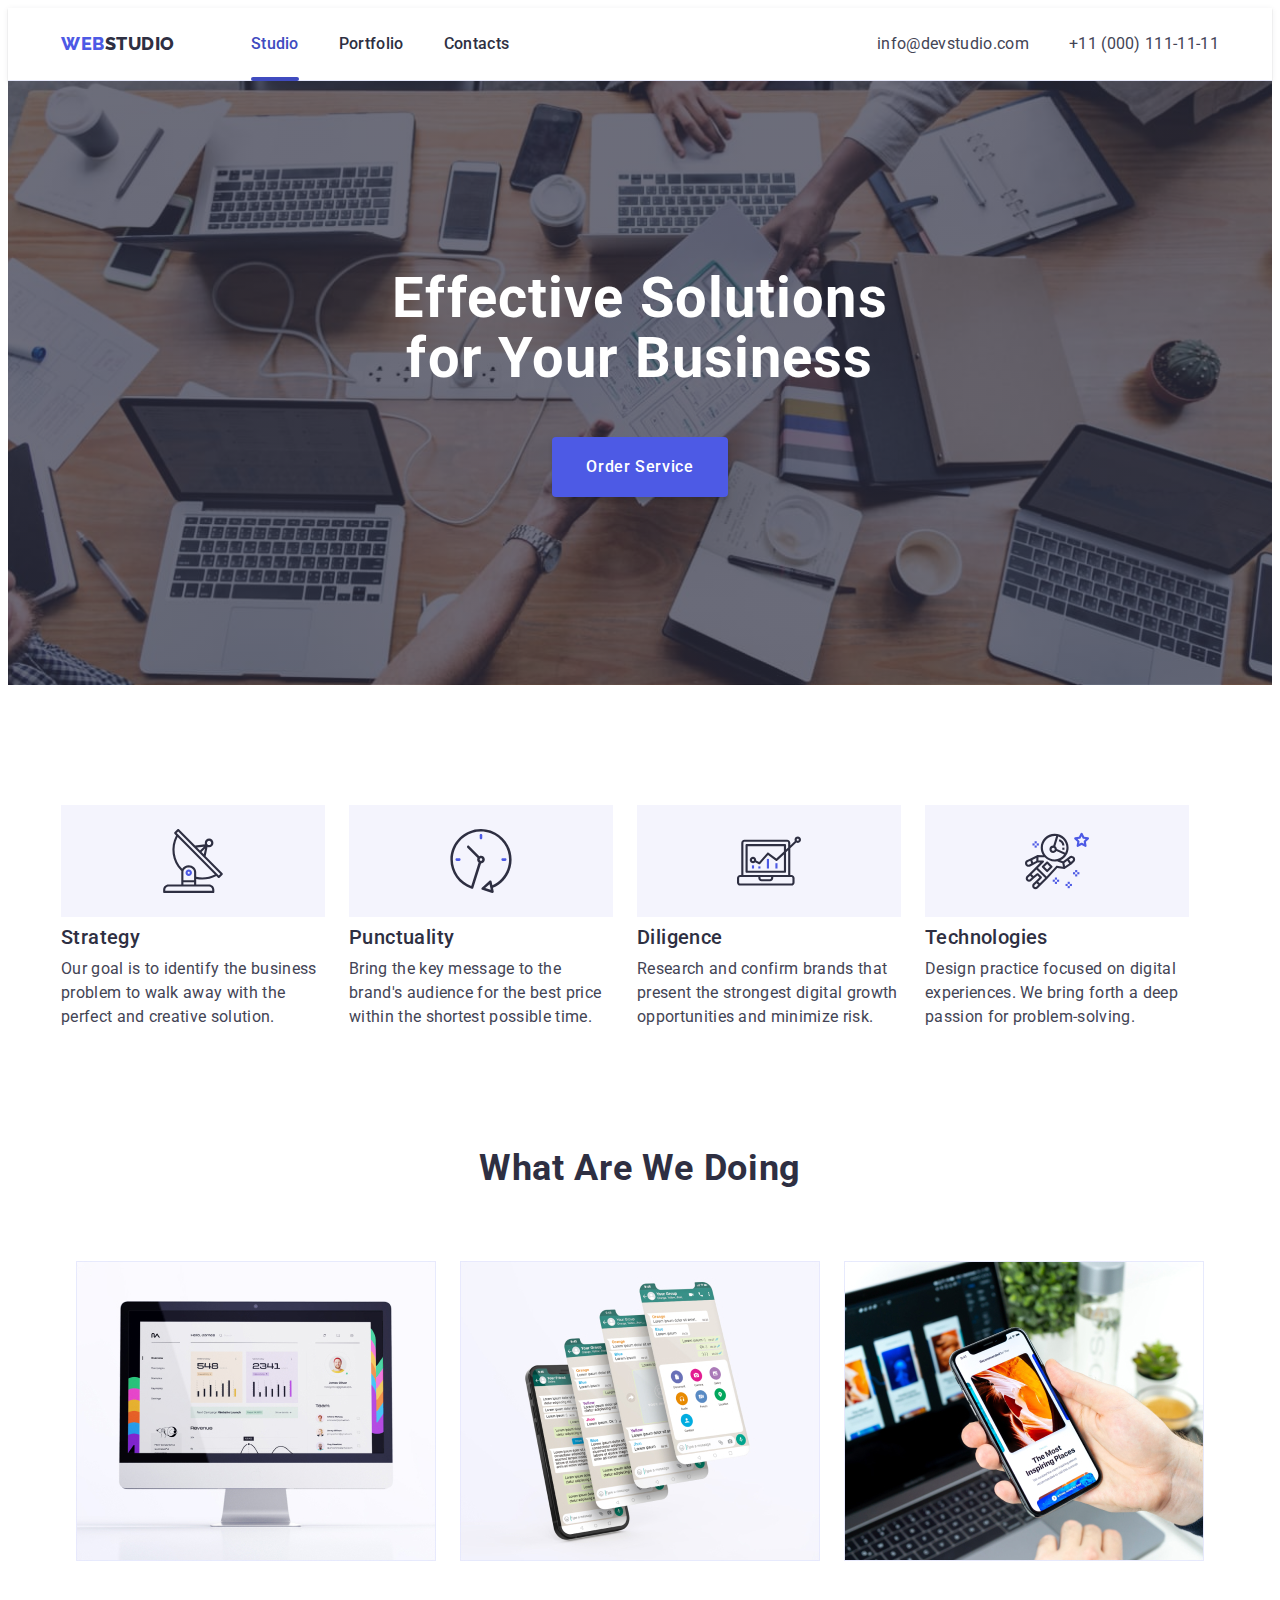
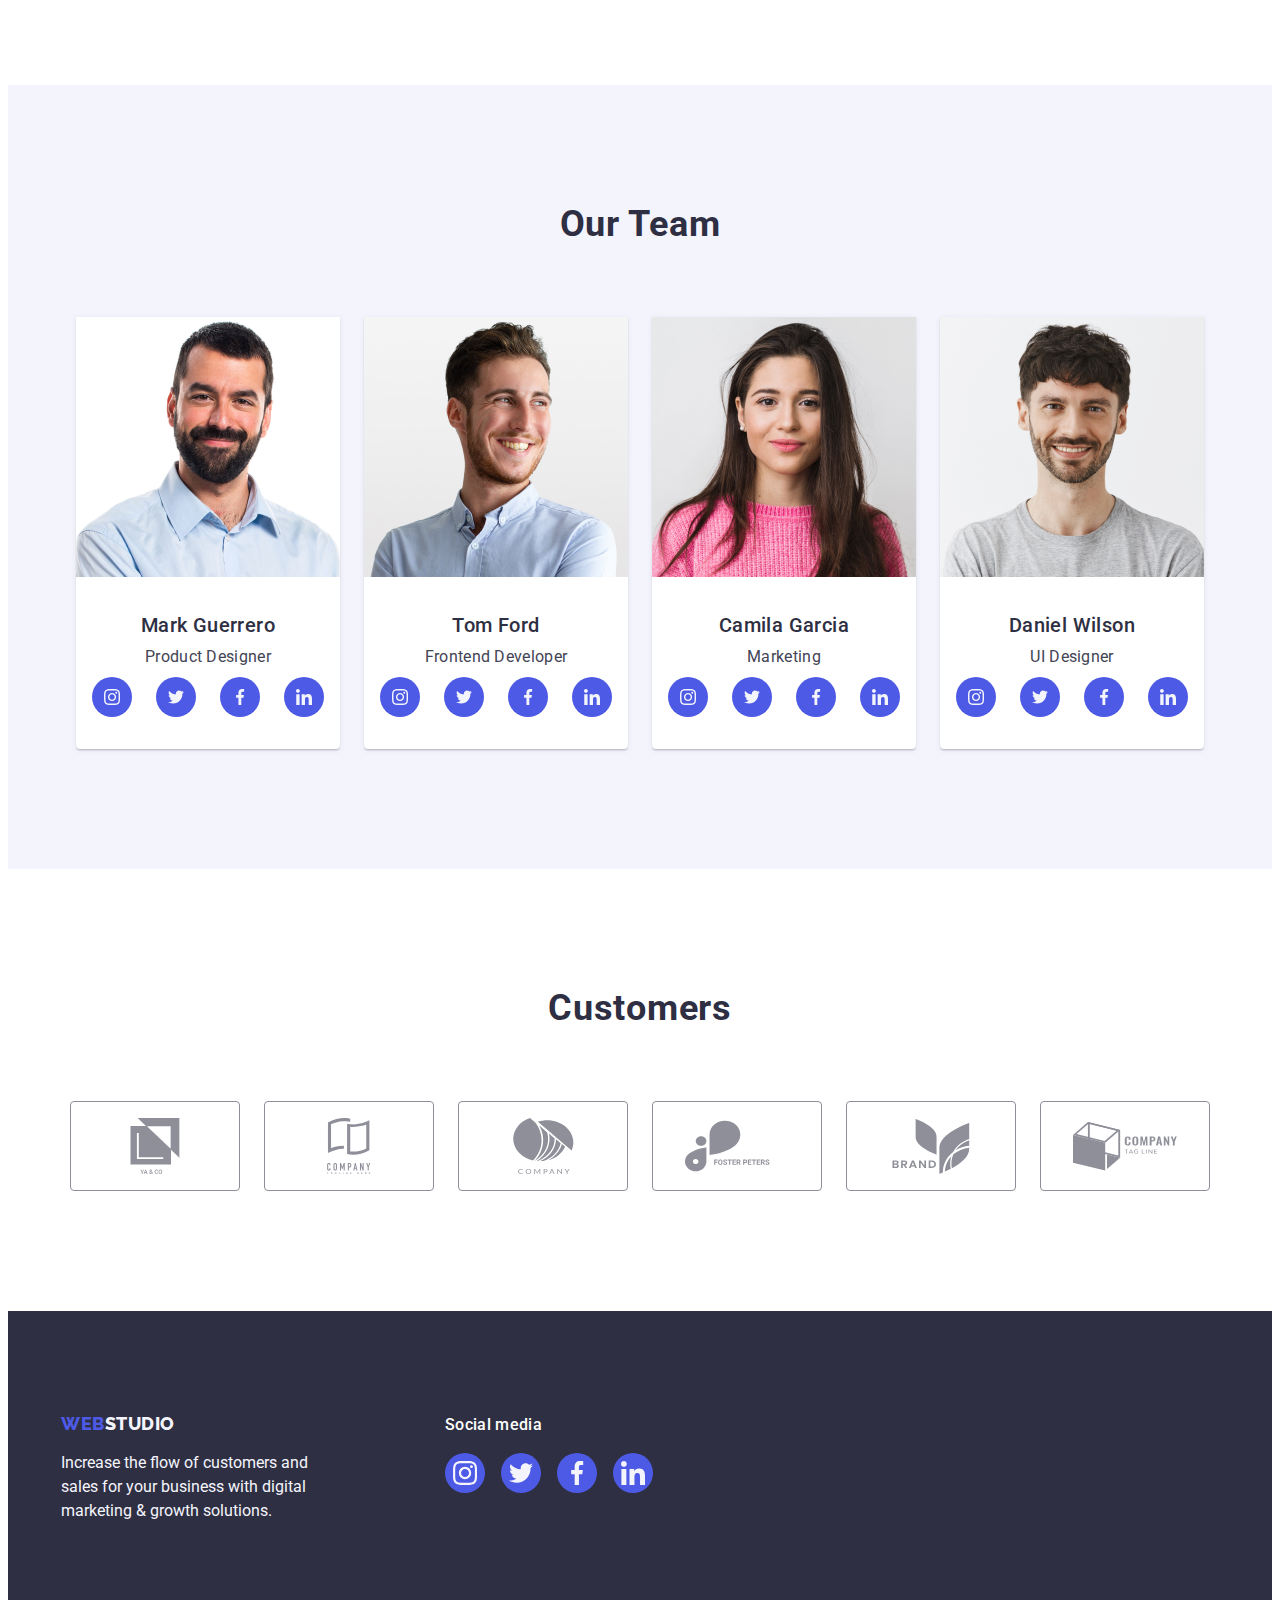
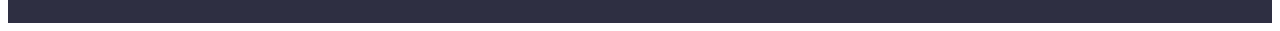
<file: index.html>
<!DOCTYPE html>
<html lang="en">

<head>
    <meta charset="UTF-8">
    <meta http-equiv="X-UA-Compatible" content="IE=edge">
    <meta name="viewport" content="width=device-width, initial-scale=1.0">
    <title>WebStudio</title>
    <link rel="preconnect" href="https://fonts.googleapis.com">
    <link rel="preconnect" href="https://fonts.gstatic.com" crossorigin>
    <link
        href="https://fonts.googleapis.com/css2?family=Raleway:wght@800&family=Roboto:wght@400;500;700;900&display=swap"
        rel="stylesheet">
    <link rel="stylesheet" href="https://cdnjs.cloudflare.com/ajax/libs/modern-normalize/1.1.0/modern-normalize.min.css"
        integrity="sha512-wpPYUAdjBVSE4KJnH1VR1HeZfpl1ub8YT/NKx4PuQ5NmX2tKuGu6U/JRp5y+Y8XG2tV+wKQpNHVUX03MfMFn9Q=="
        crossorigin="anonymous" referrerpolicy="no-referrer">
    <link rel="stylesheet" href="./css/styles.css">
</head>

<body class="page">
    <header class="header">
        <div class="container">
            <nav class="header-navigation">
                <a class="header-logo-web link" href="./index.html">Web<span
                        class="header-logo-studio link">Studio</span>
                </a>

                <ul class="header-navigation-list list">
                    <li class="header-navigation-item"><a class="header-navigation-link link current"
                            href="./index.html">Studio</a>
                    </li>
                    <li class="header-navigation-item"><a class="header-navigation-link link "
                            href="./portfolio.html">Portfolio</a>
                    </li>
                    <li class="header-navigation-item"><a class="header-navigation-link link " href="">Contacts</a>
                    </li>
                </ul>

                <address class="header-address">
                    <ul class="header-address-list list">
                        <li class="header-address-item item"><a class="header-address-link link"
                                href="mailto:info@devstudio.com">info@devstudio.com</a></li>
                        <li class="header-address-item item"><a class="header-address-link link"
                                href="tel:+110001111111">+11
                                (000)
                                111-11-11</a></li>
                    </ul>
                </address>
            </nav>


        </div>

    </header>
    <main>
        <section class="hero-section">
            <h1 class="hero-section-text">Effective Solutions for Your Business</h1>
            <button class="hero-section-button" type="button" data-modal-open>Order Service</button>
        </section>


        <section class="goals-section">
            <div class="container">
                <h2 class="goals-section-title" hidden>section2</h2>
                <ul class="goals-section-list list">
                    <li class="goals-section-list-item strategy">
                        <h3 class="goals-section-list-title">Strategy</h3>
                        <p class="goals-section-list-text">Our goal is to identify the business
                            problem to walk away with the perfect and creative solution.</p>
                    </li>
                    <li class="goals-section-list-item punctuality">
                        <h3 class="goals-section-list-title">Punctuality</h3>
                        <p class="goals-section-list-text">Bring the key message to the brand's audience for the best
                            price
                            within the shortest
                            possible
                            time.</p>
                    </li>
                    <li class="goals-section-list-item diligence">
                        <h3 class="goals-section-list-title">Diligence</h3>
                        <p class="goals-section-list-text">Research and confirm brands that present the strongest
                            digital
                            growth opportunities and
                            minimize
                            risk.</p>
                    </li>
                    <li class="goals-section-list-item technologies">
                        <h3 class="goals-section-list-title">Technologies</h3>
                        <p class="goals-section-list-text">Design practice focused on digital experiences. We bring
                            forth a
                            deep passion for
                            problem-solving.</p>
                    </li>

                </ul>
            </div>

        </section>


        <section class="examples">
            <div class="container">
                <h2 class="examples-title">What are we doing</h2>
                <ul class="examples-list list">
                    <li class="examples-list-item">
                        <img class="examples-list-img" src="./images/img_1.jpg" alt="monitor" height="300" width="360">
                    </li>
                    <li class="examples-list-item">
                        <img class="examples-list-img" src="./images/img_2.jpg" alt="mobile app" height="300"
                            width="360">
                    </li>
                    <li class="examples-list-item">
                        <img class="examples-list-img" src="./images/img_3.jpg" alt="mobile version" height="300"
                            width="360">
                    </li>
                </ul>
            </div>
        </section>



        <section class="team-section">
            <div class="container">
                <h2 class="team-title">Our Team</h2>
                <ul class="team-list list">
                    <li class="team-list-item">
                        <img class="team-list-item-img" src="./images/img_4.jpg" alt="Mark Guerrero product designer"
                            height="260" width="264" />
                        <h3 class="team-list-item-title">Mark Guerrero</h3>
                        <p class="team-list-item-text">Product Designer</p>
                        <ul class="team-socmedia-list list">
                            <li class="team-socmedia-item">
                                <a class="team-socmedia-link link" href="">
                                    <svg class="team-socmedia-icon" width="16" height="16">
                                        <use href="./images/symbol-defs.svg#icon-instagram-2"></use>
                                    </svg>
                                </a>
                            </li>
                            <li class="team-socmedia-item">
                                <a class="team-socmedia-link link" href="">
                                    <svg class="team-socmedia-icon" width="16" height="16">
                                        <use href="./images/symbol-defs.svg#icon-twitter-1"></use>
                                    </svg>
                                </a>
                            </li>
                            <li class="team-socmedia-item">
                                <a class="team-socmedia-link link" href="">
                                    <svg class="team-socmedia-icon" width="16" height="16">
                                        <use href="./images/symbol-defs.svg#icon-facebook-1"></use>
                                    </svg>
                                </a>
                            </li>
                            <li class="team-socmedia-item">
                                <a class="team-socmedia-link link" href="">
                                    <svg class="team-socmedia-icon" width="16" height="16">
                                        <use href="./images/symbol-defs.svg#icon-linkedin-1"></use>
                                    </svg>
                                </a>
                            </li>
                        </ul>
                    </li>

                    <li class="team-list-item">
                        <img class="team-list-item-img" src="./images/img_5.jpg" alt="Tom Ford Frontend Developer"
                            height="260" width="264" />
                        <h3 class="team-list-item-title">Tom Ford</h3>
                        <p class="team-list-item-text">Frontend Developer</p>
                        <ul class="team-socmedia-list list">
                            <li class="team-socmedia-item">
                                <a class="team-socmedia-link link" href="">
                                    <svg class="team-socmedia-icon" width="16" height="16">
                                        <use href="./images/symbol-defs.svg#icon-instagram-2"></use>
                                    </svg>
                                </a>
                            </li>
                            <li class="team-socmedia-item">
                                <a class="team-socmedia-link link" href="">
                                    <svg class="team-socmedia-icon" width="16" height="16">
                                        <use href="./images/symbol-defs.svg#icon-twitter-1"></use>
                                    </svg>
                                </a>
                            </li>
                            <li class="team-socmedia-item">
                                <a class="team-socmedia-link link" href="">
                                    <svg class="team-socmedia-icon" width="16" height="16">
                                        <use href="./images/symbol-defs.svg#icon-facebook-1"></use>
                                    </svg>
                                </a>
                            </li>
                            <li class="team-socmedia-item">
                                <a class="team-socmedia-link link" href="">
                                    <svg class="team-socmedia-icon" width="16" height="16">
                                        <use href="./images/symbol-defs.svg#icon-linkedin-1"></use>
                                    </svg>
                                </a>
                            </li>
                        </ul>
                    </li>

                    <li class="team-list-item">
                        <img class="team-list-item-img" src="./images/img_6.jpg" alt="Camila Garcia Marketing"
                            height="260" width="264" />
                        <h3 class="team-list-item-title">Camila Garcia</h3>
                        <p class="team-list-item-text">Marketing</p>
                        <ul class="team-socmedia-list list">
                            <li class="team-socmedia-item">
                                <a class="team-socmedia-link link" href="">
                                    <svg class="team-socmedia-icon" width="16" height="16">
                                        <use href="./images/symbol-defs.svg#icon-instagram-2"></use>
                                    </svg>
                                </a>
                            </li>
                            <li class="team-socmedia-item">
                                <a class="team-socmedia-link link" href="">
                                    <svg class="team-socmedia-icon" width="16" height="16">
                                        <use href="./images/symbol-defs.svg#icon-twitter-1"></use>
                                    </svg>
                                </a>
                            </li>
                            <li class="team-socmedia-item">
                                <a class="team-socmedia-link link" href="">
                                    <svg class="team-socmedia-icon" width="16" height="16">
                                        <use href="./images/symbol-defs.svg#icon-facebook-1"></use>
                                    </svg>
                                </a>
                            </li>
                            <li class="team-socmedia-item">
                                <a class="team-socmedia-link link" href="">
                                    <svg class="team-socmedia-icon" width="16" height="16">
                                        <use href="./images/symbol-defs.svg#icon-linkedin-1"></use>
                                    </svg>
                                </a>
                            </li>
                        </ul>
                    </li>

                    <li class="team-list-item">
                        <img class="team-list-item-img" src="./images/img_7.jpg" alt="Daniel Wilson UI Designer"
                            height="260" width="264" />
                        <h3 class="team-list-item-title">Daniel Wilson</h3>
                        <p class="team-list-item-text">UI Designer</p>
                        <ul class="team-socmedia-list list">
                            <li class="team-socmedia-item">
                                <a class="team-socmedia-link link" href="">
                                    <svg class="team-socmedia-icon" width="16" height="16">
                                        <use href="./images/symbol-defs.svg#icon-instagram-2"></use>
                                    </svg>
                                </a>
                            </li>
                            <li class="team-socmedia-item">
                                <a class="team-socmedia-link link" href="">
                                    <svg class="team-socmedia-icon" width="16" height="16">
                                        <use href="./images/symbol-defs.svg#icon-twitter-1"></use>
                                    </svg>
                                </a>
                            </li>
                            <li class="team-socmedia-item">
                                <a class="team-socmedia-link link" href="">
                                    <svg class="team-socmedia-icon" width="16" height="16">
                                        <use href="./images/symbol-defs.svg#icon-facebook-1"></use>
                                    </svg>
                                </a>
                            </li>
                            <li class="team-socmedia-item">
                                <a class="team-socmedia-link link" href="">
                                    <svg class="team-socmedia-icon" width="16" height="16">
                                        <use href="./images/symbol-defs.svg#icon-linkedin-1"></use>
                                    </svg>
                                </a>
                            </li>
                        </ul>
                    </li>
                </ul>
            </div>
        </section>
        <section class="customers">
            <div class="container customer-box">
                <h2 class="customers-title">Customers</h2>
                <ul class="customer-list list">
                    <li class="customers-item">
                        <a class="customers-link" href="">
                            <svg class="customers-icon">
                                <use href="./images/company-symbol-defs.svg#icon-comp-1"></use>
                            </svg>
                        </a>
                    </li>
                    <li>
                        <a class="customers-link" href="">
                            <svg class="customers-icon">
                                <use href="./images/company-symbol-defs.svg#icon-comp-2"></use>
                            </svg>
                        </a>
                    </li>
                    <li>
                        <a class="customers-link" href="">
                            <svg class="customers-icon">
                                <use href="./images/company-symbol-defs.svg#icon-comp-3"></use>
                            </svg>
                        </a>
                    </li>
                    <li>
                        <a class="customers-link" href="">
                            <svg class="customers-icon">
                                <use href="./images/company-symbol-defs.svg#icon-comp-4"></use>
                            </svg>
                        </a>
                    </li>
                    <li>
                        <a class="customers-link" href="">
                            <svg class="customers-icon">
                                <use href="./images/company-symbol-defs.svg#icon-comp-5"></use>
                            </svg>
                        </a>
                    </li>
                    <li>
                        <a class="customers-link" href="">
                            <svg class="customers-icon">
                                <use href="./images/company-symbol-defs.svg#icon-comp-6"></use>
                            </svg>
                        </a>
                    </li>
                </ul>
            </div>

        </section>

    </main>
    <footer class="footer">
        <div class="container footer-container">
            <div class="footer-contacts-wrapper">
                <a class="footer-logo-web link" href="./index.html">Web<span
                        class="footer-logo-studio link">Studio</span>
                </a>
                <p class="footer-text">Increase the flow of customers and sales for your business with digital marketing
                    &
                    growth solutions.</p>
            </div>

            <div class="footer-social">
                <p class="footer-contacts-title">Social media</p>
                <ul class="footer-contacts-list list">
                    <li class="footer-contacts-list-item">
                        <a class="footer-link" href="">
                            <svg class="footer-button-icon" width="24" height="24">
                                <use href="./images/symbol-defs.svg#icon-instagram-2"></use>
                            </svg>
                        </a>
                    </li>
                    <li class="footer-contacts-list-item">
                        <a class="footer-link" href="">
                            <svg class="footer-button-icon" width="24" height="24">
                                <use href="./images/symbol-defs.svg#icon-twitter-1"></use>
                            </svg>
                        </a>
                    </li>
                    <li class="footer-contacts-list-item">
                        <a class="footer-link" href="">
                            <svg class="footer-button-icon" width="24" height="24">
                                <use href="./images/symbol-defs.svg#icon-facebook-1"></use>
                            </svg>
                        </a>
                    </li>
                    <li class="footer-contacts-list-item">
                        <a class="footer-link" href="">
                            <svg class="footer-button-icon" width="24" height="24">
                                <use href="./images/symbol-defs.svg#icon-linkedin-1"></use>
                            </svg>
                        </a>
                    </li>
                </ul>
            </div>
        </div>

    </footer>
    <div class="backdrop is-hidden" data-modal>
        <div class="modal modal-hidden">
            <button class="button-close-window" type="button" data-modal-close>
                <svg width="24" height="24">
                    <use href="./images/close-symbol-icon-defs.svg#icon-Vector"></use>
                </svg>
            </button>
            <script src="./js/modal.js"></script>
</body>

</html>
</file>
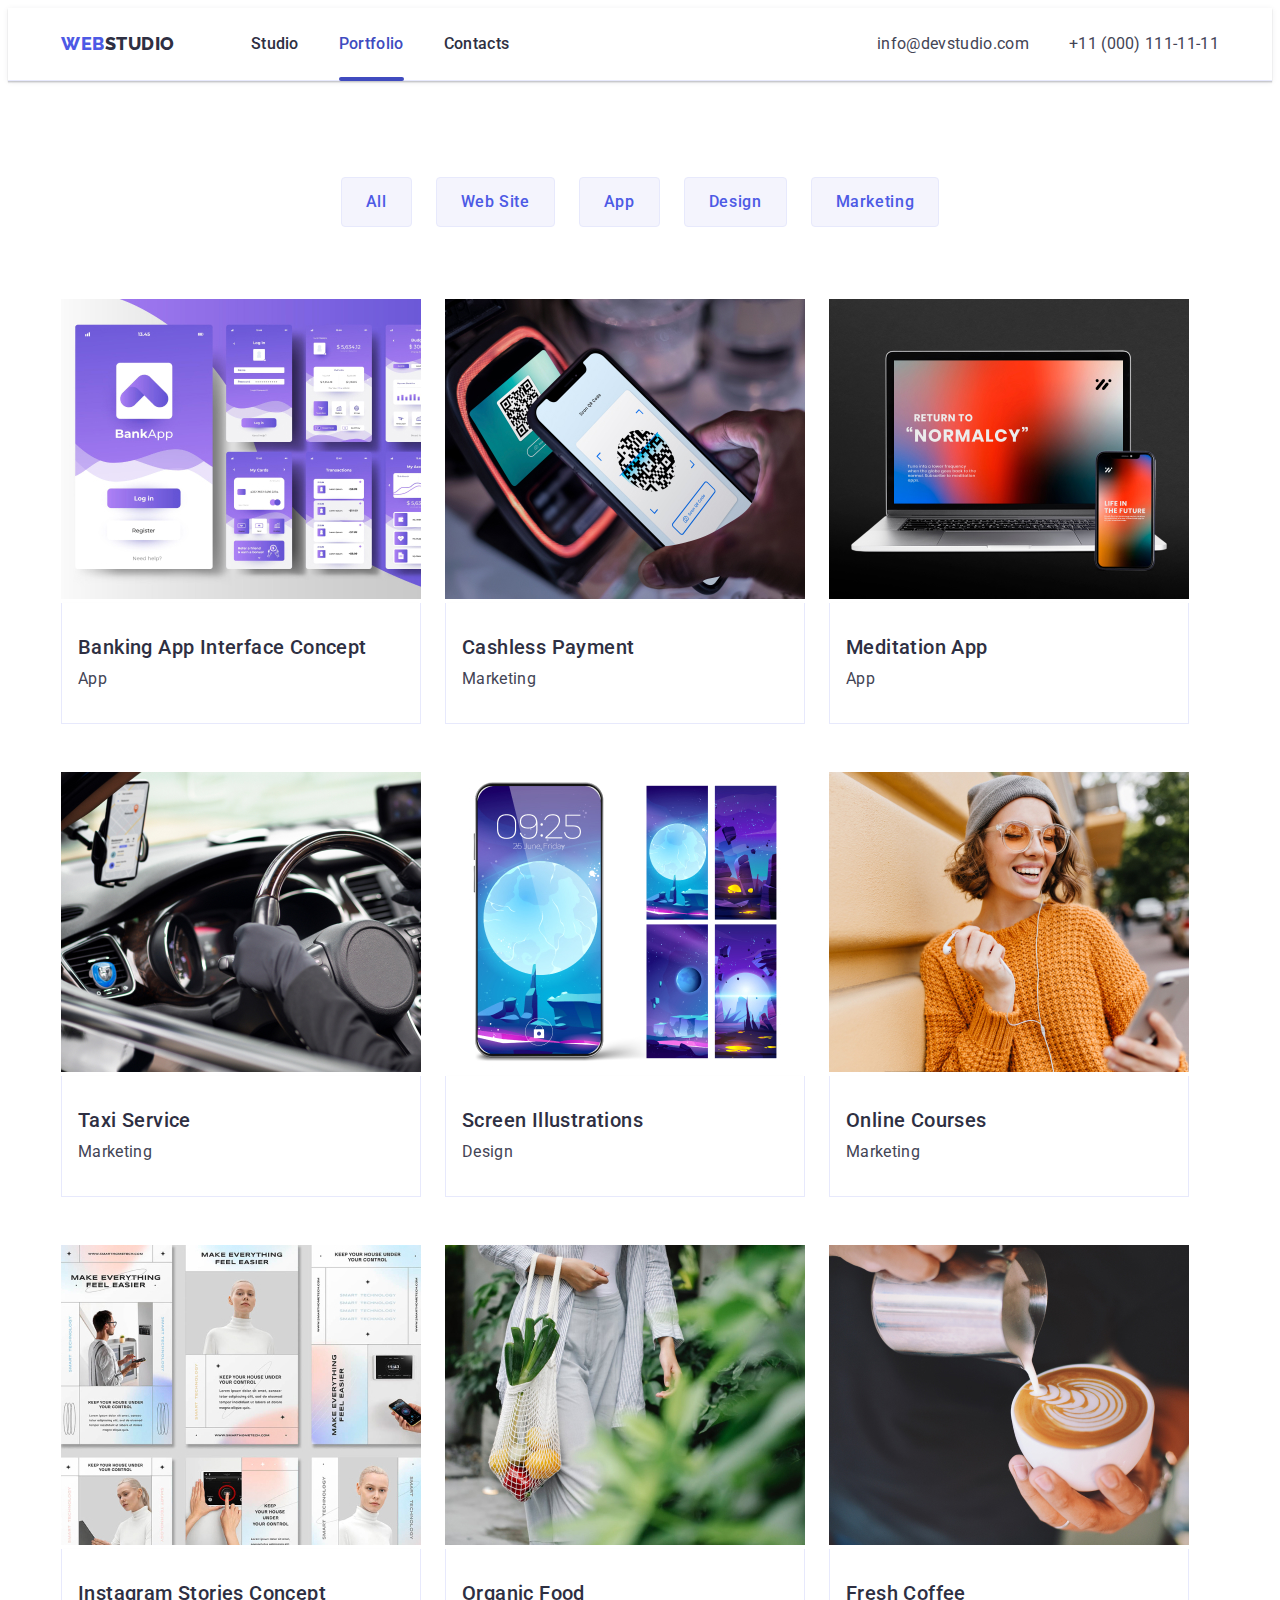
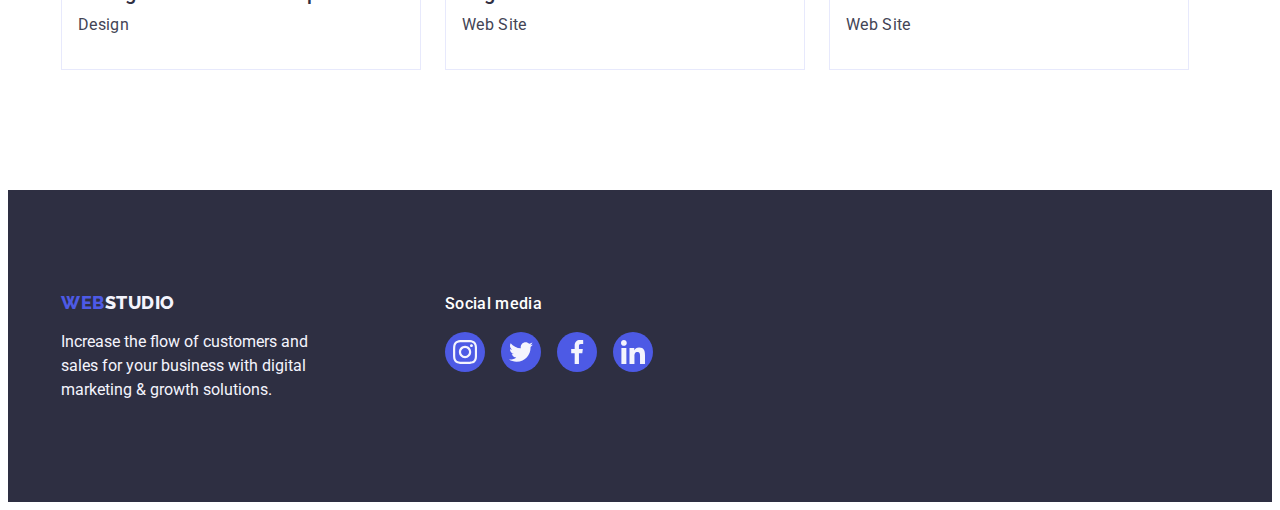
<file: portfolio.html>
<!DOCTYPE html>
<html lang="en">

<head>
    <meta charset="UTF-8">
    <meta http-equiv="X-UA-Compatible" content="IE=edge">
    <meta name="viewport" content="width=device-width, initial-scale=1.0">
    <title>Portfolio</title>
    <link rel="preconnect" href="https://fonts.googleapis.com">
    <link rel="preconnect" href="https://fonts.gstatic.com" crossorigin>
    <link
        href="https://fonts.googleapis.com/css2?family=Raleway:wght@800&family=Roboto:wght@400;500;700;900&display=swap"
        rel="stylesheet">
    <link rel="stylesheet" href="https://cdnjs.cloudflare.com/ajax/libs/modern-normalize/1.1.0/modern-normalize.min.css"
        integrity="sha512-wpPYUAdjBVSE4KJnH1VR1HeZfpl1ub8YT/NKx4PuQ5NmX2tKuGu6U/JRp5y+Y8XG2tV+wKQpNHVUX03MfMFn9Q=="
        crossorigin="anonymous" referrerpolicy="no-referrer">
    <link rel="stylesheet" href="./css/styles.css">
</head>

<body class="page">
    <header class="header">
        <div class="container">
            <nav class="header-navigation">
                <a class="header-logo-web link" href="./index.html">Web<span
                        class="header-logo-studio link">Studio</span>
                </a>

                <ul class="header-navigation-list list">
                    <li class="header-navigation-item"><a class="header-navigation-link link "
                            href="./index.html">Studio</a>
                    </li>
                    <li class="header-navigation-item "><a class="header-navigation-link link current"
                            href="./portfolio.html">Portfolio</a>
                    </li>
                    <li class="header-navigation-item"><a class="header-navigation-link link " href="">Contacts</a>
                    </li>
                </ul>

                <address class="header-address">
                    <ul class="header-address-list list">
                        <li class="header-address-item item"><a class="header-address-link link"
                                href="mailto:info@devstudio.com">info@devstudio.com</a></li>
                        <li class="header-address-item item"><a class="header-address-link link"
                                href="tel:+110001111111">+11
                                (000)
                                111-11-11</a></li>
                    </ul>
                </address>
            </nav>


        </div>

    </header>
    <main>
        <section class="portfolio-main-section">
            <div class="container">
                <h1 class="portfolio-services" hidden>section2</h1>
                <ul class="portfolio-button-list list">
                    <li class="portfolio-button-list-item"><button class="portfolio-button" type="button">All</button>
                    </li>
                    <li class="portfolio-button-list-item"><button class="portfolio-button" type="button">Web
                            Site</button>
                    </li>
                    <li class="portfolio-button-list-item"><button class="portfolio-button" type="button">App</button>
                    </li>
                    <li class="portfolio-button-list-item"><button class="portfolio-button"
                            type="button">Design</button>
                    </li>
                    <li class="portfolio-button-list-item"><button class="portfolio-button"
                            type="button">Marketing</button>
                    </li>
                </ul>







                <ul class="portfolio-services-img-list list">
                    <li class="portfolio-services-img-list-item">
                        <a href="" class="portfolio-link link">
                            <div class="portfolio-wrapper">
                                <img class="portfolio-services-img-list-item-pic" src="./images/img_21.jpg"
                                    alt="mobile application screenshots" height="300" width="360" />
                                <p class="portfolio-services-overlay">
                                    14 Stylish and User-Friendly App Design Concepts · Task
                                    Manager App · Calorie Tracker App · Exotic Fruit Ecommerce
                                    App · Cloud Storage App
                                </p>
                            </div>
                            <div class="services-border">
                                <h2 class="portfolio-services-img-list-item-title">Banking App Interface Concept</h2>
                                <p class="portfolio-services-img-list-item-text">App</p>
                            </div>

                        </a>
                    </li>
                    <li class="portfolio-services-img-list-item">
                        <a href="" class="portfolio-link link">
                            <div class="portfolio-wrapper">
                                <img class="portfolio-services-img-list-item-pic" src="./images/img_22.jpg"
                                    alt="qr code payment" height="300" width="360" />
                                <p class="portfolio-services-overlay">
                                    14 Stylish and User-Friendly App Design Concepts · Task
                                    Manager App · Calorie Tracker App · Exotic Fruit Ecommerce
                                    App · Cloud Storage App
                                </p>
                            </div>
                            <div class="services-border">
                                <h2 class="portfolio-services-img-list-item-title">Cashless Payment</h2>
                                <p class="portfolio-services-img-list-item-text">Marketing</p>
                            </div>

                        </a>
                    </li>
                    <li class="portfolio-services-img-list-item">
                        <a href="" class="portfolio-link link">
                            <div class="portfolio-wrapper">
                                <img class="portfolio-services-img-list-item-pic" src="./images/img_23.jpg"
                                    alt="desctop and app verstion" height="300" width="360" />
                                <p class="portfolio-services-overlay">
                                    14 Stylish and User-Friendly App Design Concepts · Task
                                    Manager App · Calorie Tracker App · Exotic Fruit Ecommerce
                                    App · Cloud Storage App
                                </p>
                            </div>
                            <div class="services-border">
                                <h2 class="portfolio-services-img-list-item-title">Meditation App</h2>
                                <p class="portfolio-services-img-list-item-text">App</p>
                            </div>

                        </a>
                    </li>
                    <li class="portfolio-services-img-list-item">
                        <a href="" class="portfolio-link link">
                            <div class="portfolio-wrapper">
                                <img class="portfolio-services-img-list-item-pic" src="./images/img_24.jpg" alt="driver"
                                    height="300" width="360" />
                                <p class="portfolio-services-overlay">
                                    14 Stylish and User-Friendly App Design Concepts · Task
                                    Manager App · Calorie Tracker App · Exotic Fruit Ecommerce
                                    App · Cloud Storage App
                                </p>
                            </div>
                            <div class="services-border">
                                <h2 class="portfolio-services-img-list-item-title">Taxi Service</h2>
                                <p class="portfolio-services-img-list-item-text">Marketing</p>
                            </div>

                        </a>
                    </li>
                    <li class="portfolio-services-img-list-item">
                        <a href="" class="portfolio-link link">
                            <div class="portfolio-wrapper">
                                <img class="portfolio-services-img-list-item-pic" src="./images/img_25.jpg"
                                    alt="mobile screen logo" height="300" width="360" />
                                <p class="portfolio-services-overlay">
                                    14 Stylish and User-Friendly App Design Concepts · Task
                                    Manager App · Calorie Tracker App · Exotic Fruit Ecommerce
                                    App · Cloud Storage App
                                </p>
                            </div>
                            <div class="services-border">
                                <h2 class="portfolio-services-img-list-item-title">Screen Illustrations</h2>
                                <p class="portfolio-services-img-list-item-text">Design</p>
                            </div>

                        </a>
                    </li>
                    <li class="portfolio-services-img-list-item">
                        <a href="" class="portfolio-link link">
                            <div class="portfolio-wrapper">
                                <img class="portfolio-services-img-list-item-pic" src="./images/img_26.jpg"
                                    alt="woman with phone" height="300" width="360" />
                                <p class="portfolio-services-overlay">
                                    14 Stylish and User-Friendly App Design Concepts · Task
                                    Manager App · Calorie Tracker App · Exotic Fruit Ecommerce
                                    App · Cloud Storage App
                                </p>
                            </div>
                            <div class="services-border">
                                <h2 class="portfolio-services-img-list-item-title">Online Courses</h2>
                                <p class="portfolio-services-img-list-item-text">Marketing</p>
                            </div>

                        </a>
                    </li>
                    <li class="portfolio-services-img-list-item">
                        <a href="" class="portfolio-link link">
                            <div class="portfolio-wrapper">
                                <img class="portfolio-services-img-list-item-pic" src="./images/img_27.jpg"
                                    alt="baners examples" height="300" width="360" />
                                <p class="portfolio-services-overlay">
                                    14 Stylish and User-Friendly App Design Concepts · Task
                                    Manager App · Calorie Tracker App · Exotic Fruit Ecommerce
                                    App · Cloud Storage App
                                </p>
                            </div>
                            <div class="services-border">
                                <h2 class="portfolio-services-img-list-item-title">Instagram Stories Concept</h2>
                                <p class="portfolio-services-img-list-item-text">Design</p>
                            </div>

                        </a>
                    </li>
                    <li class="portfolio-services-img-list-item">
                        <a href="" class="portfolio-link link">
                            <div class="portfolio-wrapper">
                                <img class="portfolio-services-img-list-item-pic" src="./images/img_28.jpg"
                                    alt="food in bag" height="300" width="360" />
                                <p class="portfolio-services-overlay">
                                    14 Stylish and User-Friendly App Design Concepts · Task
                                    Manager App · Calorie Tracker App · Exotic Fruit Ecommerce
                                    App · Cloud Storage App
                                </p>
                            </div>
                            <div class="services-border">
                                <h2 class="portfolio-services-img-list-item-title">Organic Food</h2>
                                <p class="portfolio-services-img-list-item-text">Web Site</p>
                            </div>

                        </a>
                    </li>
                    <li class="portfolio-services-img-list-item">
                        <a href="" class="portfolio-link link">
                            <div class="portfolio-wrapper">
                                <img class="portfolio-services-img-list-item-pic" src="./images/img_29.jpg"
                                    alt="coffee in cup" height="300" width="360" />
                                <p class="portfolio-services-overlay">
                                    14 Stylish and User-Friendly App Design Concepts · Task
                                    Manager App · Calorie Tracker App · Exotic Fruit Ecommerce
                                    App · Cloud Storage App
                                </p>
                            </div>
                            <div class="services-border">
                                <h2 class="portfolio-services-img-list-item-title">Fresh Coffee</h2>
                                <p class="portfolio-services-img-list-item-text">Web Site</p>
                            </div>

                        </a>
                    </li>
                </ul>
            </div>
        </section>

    </main>
    <footer class="footer">
        <div class="container footer-container">
            <div class="footer-contacts-wrapper">
                <a class="footer-logo-web link" href="./index.html">Web<span
                        class="footer-logo-studio link">Studio</span>
                </a>
                <p class="footer-text">Increase the flow of customers and sales for your business with digital marketing
                    &
                    growth solutions.</p>
            </div>

            <div class="footer-social">
                <p class="footer-contacts-title">Social media</p>
                <ul class="footer-contacts-list list">
                    <li class="footer-contacts-list-item">
                        <a class="footer-link" href="">
                            <svg class="footer-button-icon" width="24" heigh="24">
                                <use href="./images/symbol-defs.svg#icon-instagram-2"></use>
                            </svg>
                        </a>
                    </li>
                    <li class="footer-contacts-list-item">
                        <a class="footer-link" href="">
                            <svg class="footer-button-icon" width="24" heigh="24">
                                <use href="./images/symbol-defs.svg#icon-twitter-1"></use>
                            </svg>
                        </a>
                    </li>
                    <li class="footer-contacts-list-item">
                        <a class="footer-link" href="">
                            <svg class="footer-button-icon" width="24" heigh="24">
                                <use href="./images/symbol-defs.svg#icon-facebook-1"></use>
                            </svg>
                        </a>
                    </li>
                    <li class="footer-contacts-list-item">
                        <a class="footer-link" href="">
                            <svg class="footer-button-icon" width="24" heigh="24">
                                <use href="./images/symbol-defs.svg#icon-linkedin-1"></use>
                            </svg>
                        </a>
                    </li>
                </ul>
            </div>
        </div>

    </footer>
</body>

</html>
</file>
<file: css/styles.css>
/* main text color #2E2F42*/
  /* secondary color #434455*/
  /* accent #F4F4FD*/
  /* secondary accent #FFFFFF */
  /* backgroung main #FFFFFF*/
  /* background  hero #2E2F42*/
  /* background team #F4F4FD */

  :root {
      --primary-text-color: #2E2F42;
      --title-text-color: #434455;
      --main-accent-color: #4D5AE5;
      --accent-color: #F4F4FD;
      --main-buton-color: #404BBF;
      --secondary-accent-color: #FFFFFF;
      --backgroung-main-color: #FFFFFF;
      --background-hero-color: #2E2F42;
      --background-team-color: #F4F4FD;
      --backgroung-button-color: #404BBF;
      --border-button-color: #E7E9FC;
  }


  /* Body */
  body {
      background-color: var(--backgroung-main-color);
      color: var(--title-text-color);

      font-family: 'Roboto', sans-serif;

  }

  .img {
      display: block;
      width: 100%;
      height: auto;
  }

  h1,
  h2,
  h3,
  h4,
  h5,
  h6,
  p {
      margin-top: 0;
      margin-bottom: 0;
  }

  .list {
      list-style: none;
      padding-left: 0;
      margin: 0;

  }

  .link {
      text-decoration: none;
  }

  .img {
      display: block;
      max-width: 100%;
      height: auto;


  }

  /* List tag */
  .list {
      list-style: none;
      text-decoration: none
  }



  /* Link tag */
  .link {}

  /* Header */
  .header {
      border-bottom: 1px solid #E7E9FC;
      box-shadow: 0px 2px 1px rgba(46, 47, 66, 0.08),
          0px 1px 1px rgba(46, 47, 66, 0.16), 0px 1px 6px rgba(46, 47, 66, 0.08);

  }

  .container {
      width: 1158px;
      margin-left: auto;
      margin-right: auto;
      padding-left: 15px;
      padding-right: 15px;


  }




  .header-navigation {
      display: flex;
      align-items: center;
  }

  .header-logo-web {
      color: var(--main-accent-color);

      font-family: 'Raleway', sans-serif;
      font-weight: 800;
      font-size: 18px;
      line-height: 1.17;
      letter-spacing: 0.03em;
      text-transform: uppercase
  }

  .header-logo-studio {
      color: var(--primary-text-color);


  }

  .header-navigation-link {
      color: var(--primary-text-color);


      font-weight: 500;
      font-size: 16px;
      line-height: 1.5;
      letter-spacing: 0.02em;
      display: block;
      padding-top: 24px;
      padding-bottom: 24px;
      transition: color 250ms cubic-bezier(0.4, 0, 0.2, 1);
  }

  .header-navigation-list {
      color: var(--primary-text-color);
      margin-top: 0;
      margin-bottom: 0;
      display: flex;
      margin-left: 76px;
      padding-left: 0;

  }

  .header-navigation-link:hover {
      color: var(--main-buton-color);


  }

  .header-navigation-link .link.current {
      color: var(--current-buton-color);

  }

  .header-navigation-link:focus {
      color: var(--main-buton-color);

  }

  .header-navigation-item {
      margin-right: 40px;
      display: block;

  }

  .visually-hidden {
      position: absolute;
      width: 1px;
      height: 1px;
      margin: -1px;
      border: 0;
      padding: 0;

      white-space: nowrap;
      clip-path: inset(100%);
      clip: rect(0 0 0 0);
      overflow: hidden;
  }

  .current {
      color: var(--main-buton-color);
      position: relative;
  }

  .current::after {
      content: "";
      display: block;
      width: 100%;
      height: 4px;
      border-radius: 2px;
      background-color: var(--main-buton-color);
      position: absolute;
      bottom: -1px;
  }


  .container .header-navigation {
      display: flex;
  }

  .header-navigation-item:last-child {
      margin-right: 0;
  }


  .header-address {
      font-style: normal;
      margin-left: auto;
  }

  .header-address-list {
      padding: 0;
      margin: 0;
      display: flex;
      margin-left: auto;

  }

  .header-address-item {}

  .header-address-list .item+.item {
      margin-left: 40px;

  }

  .header-address-link {
      color: var(--title-text-color);

      font-size: 16px;
      line-height: 1.5;
      font-style: normal;
      letter-spacing: 0.02em;
      padding-bottom: 24px;
      padding-top: 24px;
      display: block;
      transition: color 250ms cubic-bezier(0.4, 0, 0.2, 1);
  }

  .header-address-link:hover {
      color: var(--backgroung-button-color);

  }


  .header-address-link:focus {
      color: var(--backgroung-button-color);

  }

  /* Main 1*/
  .hero-section {
      background-color: var(--background-hero-color);
      text-align: center;

      display: block;

      padding-top: 188px;
      padding-bottom: 188px;

      max-width: 1440px;

      margin-left: auto;
      margin-right: auto;
      background-image: linear-gradient(to right,
              rgba(46, 47, 66, 0.7),
              rgba(46, 47, 66, 0.7)),
          url(../images/people-office\ 1\ \(1\).jpg);
      background-repeat: no-repeat;
      background-size: cover;
      background-position: center;












  }

  .hero-section-text {
      color: var(--secondary-accent-color);

      font-weight: 700;
      font-size: 56px;
      line-height: 1.07;
      text-align: center;
      letter-spacing: 0.02em;
      max-width: 496px;
      margin: 0 auto;





  }

  .hero-section-button {
      color: var(--secondary-accent-color);
      background-color: var(--main-accent-color);

      font-family: "Roboto", sans-serif;
      font-weight: 500;
      font-size: 16px;
      line-height: 1.5;
      letter-spacing: 0.04em;
      cursor: pointer;
      padding: 16px 32px;
      text-align: center;
      border-radius: 4px;
      border-color: transparent;
      margin-top: 48px;
      box-shadow: 0px 4px 4px rgba(0, 0, 0, 0.15);
      transition: background-color 250ms cubic-bezier(0.4, 0, 0.2, 1);




  }



  .hero-section-button:hover {
      color: var(--secondary-accent-color);
      background-color: var(--backgroung-button-color)
  }

  .hero-section-button:focus {
      color: var(--secondary-accent-color);
      background-color: var(--backgroung-button-color)
  }

  /*modal*/
  .backdrop {
      position: fixed;
      top: 0;
      left: 0;
      width: 100%;
      height: 100%;
      opacity: 1;
      background-color: rgba(46, 47, 66, 0.4);
      transition: opacity 250ms cubic-bezier(0.4, 0, 0.2, 1),
          visibility 250ms cubic-bezier(0.4, 0, 0.2, 1);
  }

  .backdrop.is-hidden {
      opacity: 0;
      pointer-events: none;
      visibility: hidden;
  }

  .modal {
      position: absolute;
      top: 50%;
      left: 50%;
      transform: translate(-50%, -50%);
      width: 408px;
      height: 576px;
      background-color: #fcfcfc;
      box-shadow: 0px 1px 1px rgba(0, 0, 0, 0.14), 0px 1px 3px rgba(0, 0, 0, 0.12),
          0px 2px 1px rgba(0, 0, 0, 0.2);
      border-radius: 4px;
      transition: opacity 250ms cubic-bezier(0.4, 0, 0.2, 1),
          visibility 250ms cubic-bezier(0.4, 0, 0.2, 1);
  }

  .button-close-window {
      position: absolute;
      top: 24px;
      right: 24px;
      display: flex;
      justify-content: center;
      align-items: center;
      width: 24px;
      height: 24px;
      background-color: var(--border-button-color);
      border: 1px solid rgba(0, 0, 0, 0.1);
      border-radius: 50%;
      transition: background-color 250ms cubic-bezier(0.4, 0, 0.2, 1),
          fill 250ms cubic-bezier(0.4, 0, 0.2, 1);
      cursor: pointer;
  }

  .button-close-window:hover {
      fill: var(--secondary-accent-color);
      background-color: var(--backgroung-button-color);
  }





  /* Main 2 */
  .goals-section {
      padding-top: 120px;
      padding-bottom: 120px;
  }

  .goals-section-title {
      margin-top: 0;
  }

  .goals-section-list {
      margin-top: 0;
      padding-left: 0;
      display: flex;
      margin-bottom: 0;
  }

  .goals-section-list-item {
      margin-right: 24px;
  }

  .goals-section-list-item::before {
      display: block;
      height: 112px;
      background-color: var(--accent-color);
      content: "";

      background-repeat: no-repeat;
      background-position: center;
      margin-bottom: 8px;
  }

  .goals-section-list-item.strategy::before {
      background-image: url(../images/Group\ \(4\).svg);


  }

  .goals-section-list-item.punctuality::before {
      background-image: url(../images/clock\ 1.svg);


  }

  .goals-section-list-item.diligence::before {
      background-image: url(../images/diagram\ 1.svg);


  }

  .goals-section-list-item.technologies::before {
      background-image: url(../images/astronaut\ 1.svg);


  }

  .goals-section-list-item:last-child {
      margin-right: 0;
  }

  .goals-section-list-title {
      color: var(--primary-text-color);

      font-weight: 500;
      font-size: 20px;
      line-height: 1.2;
      letter-spacing: 0.02em;


  }

  .goals-section-list-text {
      color: var(--title-text-color);

      font-size: 16px;
      line-height: 1.5;
      letter-spacing: 0.02em;
      margin-top: 8px;
      width: 264px;



  }

  .goals-section-list-text:last-child {
      margin-right: 0;
  }

  /* Main 3 */
  .examples {

      padding-bottom: 120px;
  }

  .examples-title {
      color: var(--primary-text-color);

      font-weight: 700;
      font-size: 36px;
      line-height: 1.11;
      text-align: center;
      letter-spacing: 0.02em;
      text-transform: capitalize;

  }

  .examples-list {
      margin-bottom: 0;
      margin-top: 72px;
      display: flex;
      justify-content: center;
      padding-left: 0;
  }

  .examples-list-item {
      margin-right: 24px;
      margin-left: 0;

  }


  .examples-list-item:last-child {
      margin-right: 0;
  }



  .examples-list-img {}

  /* Main 4 */
  .team-section {
      background-color: var(--background-team-color);

      padding-top: 120px;
      padding-bottom: 120px;

      text-align: center;
      justify-content: center;
      align-items: center;

      display: block;




  }

  .team-title {
      color: var(--primary-text-color);

      font-weight: 700;
      font-size: 36px;
      line-height: 1.11;
      text-align: center;
      letter-spacing: 0.02em;
      text-transform: capitalize;






  }

  .team-list {

      margin-top: 72px;
      margin-left: 0;
      display: flex;
      justify-content: center;
      align-items: center;
      padding-left: 0;
      margin-bottom: 0;

  }

  .team-list-item {
      background-color: var(--backgroung-main-color);

      margin-right: 24px;
      margin-left: 0;
      padding-bottom: 32px;
      box-shadow: 0px 1px 6px rgba(46, 47, 66, 0.08), 0px 1px 1px rgba(46, 47, 66, 0.16), 0px 2px 1px rgba(46, 47, 66, 0.08);
      border-radius: 0px 0px 4px 4px;
  }

  .team-list-item:last-child {
      margin-right: 0;
  }

  .team-list-item-img {

      margin-bottom: 32px;
  }

  .team-list-item-title {
      color: var(--primary-text-color);

      font-weight: 500;
      font-size: 20px;
      line-height: 1.2;
      text-align: center;
      letter-spacing: 0.02em;



  }

  .team-list-item-text {
      color: var(--title-text-color);

      font-size: 16px;
      line-height: 1.5;
      text-align: center;
      letter-spacing: 0.02em;
      margin-top: 8px;



  }

  .team-socmedia-list {
      display: flex;
      justify-content: center;
      gap: 24px;
      margin-top: 8px;
  }

  .team-socmedia-item {
      width: 40px;
      height: 40px;
  }

  .team-socmedia-link {
      width: 100%;
      height: 100%;
      border-radius: 50%;
      background-color: var(--main-accent-color);
      color: var(--secondary-accent-color);
      display: flex;
      align-items: center;
      justify-content: center;

      transition: background-color 250ms cubic-bezier(0.4, 0, 0.2, 1);
  }

  .team-socmedia-link:hover,
  .team-socmedia-link:focus {
      background-color: var(--backgroung-button-color);
  }

  .team-socmedia-icon {
      fill: currentColor;
  }

  .customers {
      padding-top: 120px;
      padding-bottom: 120px;
  }

  .customers-title {
      text-align: center;
      font-size: 36px;
      font-weight: 700;
      text-align: center;
      letter-spacing: 0.02em;
      text-transform: capitalize;
      color: var(--primary-text-color);
      line-height: 1.11;
      margin-bottom: 72px;
  }

  .customer-list {
      display: flex;
      align-items: center;
      justify-content: center;
      gap: 24px;

  }

  .customers-link {
      display: flex;
      align-items: center;
      justify-content: center;
      width: 168px;
      height: 88px;
      border-radius: 4px;
      border: 1px solid #8E8F99;
      transition: border 250ms cubic-bezier(0.4, 0, 0.2, 1), fill 250ms cubic-bezier(0.4, 0, 0.2, 1);
  }

  .customers-icon {
      width: 104px;
      height: 56px;
      fill: #8e8f99;
  }

  .customers-link:is(:hover, :focus) {
      border: 1px solid var(--backgroung-button-color);

  }

  .customers-link:is(:hover, :focus) .customers-icon {
      fill: #404BBF;
  }

  /* Footer */
  .footer {
      background-color: var(--background-hero-color);

      text-decoration: none;
      padding-top: 102px;
      padding-bottom: 100px;
      display: flex;
  }



  .footer-logo-web {
      color: var(--main-accent-color);

      font-family: 'Raleway', sans-serif;
      font-style: normal;
      font-weight: 800;
      font-size: 18px;
      line-height: 1.17;
      letter-spacing: 0.03em;
      text-transform: uppercase;


  }

  .footer-logo-studio {
      color: var(--accent-color);



  }

  .footer-text {
      color: var(--accent-color);
      font-family: 'Roboto';

      font-size: 16px;
      line-height: 1.5;
      width: 264px;
      margin-top: 17px;



  }

  .footer-container {

      display: flex;
  }

  .footer-contacts {}

  .footer-contacts-wrapper {
      margin-right: 120px;
  }

  .footer-contacts-list {
      width: 208px;
      display: flex;
      justify-content: space-between;
  }

  .footer-contacts-list-item {
      width: 40px;
      height: 40px;
  }

  .footer-contacts-title {
      color: var(--secondary-accent-color);
      display: inline-block;
      font-weight: 500;
      font-size: 16px;
      line-height: 1.5;
      letter-spacing: 0.02em;
      margin-bottom: 16px;


  }

  .footer-link {
      display: flex;
      justify-content: center;
      align-items: center;
      width: 40px;
      height: 40px;
      border-radius: 50%;
      background-color: var(--main-accent-color);
      color: var(--secondary-accent-color);
      transition: background-color 250ms cubic-bezier(0.4, 0, 0.2, 1);
  }

  .footer-link:hover,
  .footer-link:focus {
      background-color: #31D0AA;
  }

  .footer-button {
      padding: 0;
      width: 100%;
      height: 100%;
      display: flex;
      justify-content: center;
      align-items: center;
      border-radius: 50%;

  }

  .footer-button-icon {

      fill: currentColor;



  }






  .footer-link {}


  /* Portfolio page 2 */

  .portfolio-main-section {

      padding-top: 96px;
      padding-bottom: 120px;
  }

  .portfolio-button-list {

      margin-bottom: 72px;
      display: flex;
      justify-content: center;
      padding-left: 0;
      margin-top: 0;


  }



  .portfolio-button-list-item {
      margin-right: 24px;
  }

  .portfolio-button-list-item:last-child {
      margin-right: 0;
  }

  .portfolio-button {
      background-color: var(--accent-color);
      color: var(--main-accent-color);

      font-family: "Roboto", sans-serif;
      font-weight: 500;
      font-size: 16px;
      line-height: 1.5;
      align-items: center;
      text-align: center;
      letter-spacing: 0.04em;
      cursor: pointer;
      padding: 12px 24px;
      border: 1px solid;
      border-radius: 4px;
      border-color: var(--border-button-color);
      transition: background-color 250ms cubic-bezier(0.4, 0, 0.2, 1),
          color 250ms cubic-bezier(0.4, 0, 0.2, 1),
          border-color 250ms cubic-bezier(0.4, 0, 0.2, 1),
          box-shadow 250ms cubic-bezier(0.4, 0, 0.2, 1);


  }

  .portfolio-button:hover {
      background-color: var(--backgroung-button-color);
      color: var(--secondary-accent-color);
      border-color: transparent;
      box-shadow: 0px 3px 1px rgba(0, 0, 0, 0.1), 0px 2px 1px rgba(0, 0, 0, 0.08),
          0px 2px 2px rgba(0, 0, 0, 0.12);

  }

  .portfolio-button:focus {
      background-color: var(--backgroung-button-color);
      color: var(--secondary-accent-color);
      border-color: transparent;
      box-shadow: 0px 3px 1px rgba(0, 0, 0, 0.1), 0px 2px 1px rgba(0, 0, 0, 0.08),
          0px 2px 2px rgba(0, 0, 0, 0.12);
  }

  /* Main 2 */



  .portfolio-services {}

  .portfolio-services-img-list {

      display: flex;
      flex-wrap: wrap;
      gap: 48px 24px;
  }

  .portfolio-services-overlay {
      position: absolute;
      font-size: 16px;
      line-height: 1.5;
      letter-spacing: 0.02em;
      color: var(--backgroung-main-color);
      background: var(--main-accent-color);
      box-shadow: 0px 4px 4px rgba(0, 0, 0, 0.25);
      padding: 40px 32px;
      transition: transform 250ms cubic-bezier(0.4, 0, 0.2, 1);
      display: block;
      height: 100%;

  }

  .portfolio-link:hover .portfolio-services-overlay {
      transform: translateY(-100%);
  }

  .portfolio-link:focus .portfolio-services-overlay {
      transform: translateY(-100%);
  }

  .portfolio-wrapper {
      position: relative;
      overflow: hidden;
  }

  .portfolio-services-img-list-item {}

  .portfolio-link {
      margin-top: 0;
      padding-top: 0;

  }

  .services-border {

      border-bottom: 1px solid #E7E9FC;
      border-left: 1px solid #E7E9FC;
      border-right: 1px solid #E7E9FC;


      padding-top: 32px;
      padding-bottom: 32px;
      padding-left: 16px;
      padding-right: 16px;

  }

  .portfolio-services-img-list-item:nth-last-child(-n+3) {}



  .portfolio-services-img-list-item:nth-child(3n) {}

  .portfolio-link {
      color: var(--background-hero-color);
      display: block;
      transition: box-shadow 250ms cubic-bezier(0.4, 0, 0.2, 1);
  }

  .portfolio-link:hover,
  .portfolio-link:focus {
      box-shadow: 0px 1px 6px rgba(46, 47, 66, 0.08), 0px 1px 1px rgba(46, 47, 66, 0.16), 0px 2px 1px rgba(46, 47, 66, 0.08);
  }

  .portfolio-services-img-list-item-pic {}

  .portfolio-services-img-list-item-title {
      color: var(--primary-text-color);

      font-weight: 500;
      font-size: 20px;
      line-height: 1.2;
      letter-spacing: 0.02em;





  }

  .portfolio-services-img-list-item-text {
      color: var(--title-text-color);

      font-size: 16px;
      line-height: 1.5;
      letter-spacing: 0.02em;
      margin-top: 8px;





  }
</file>
